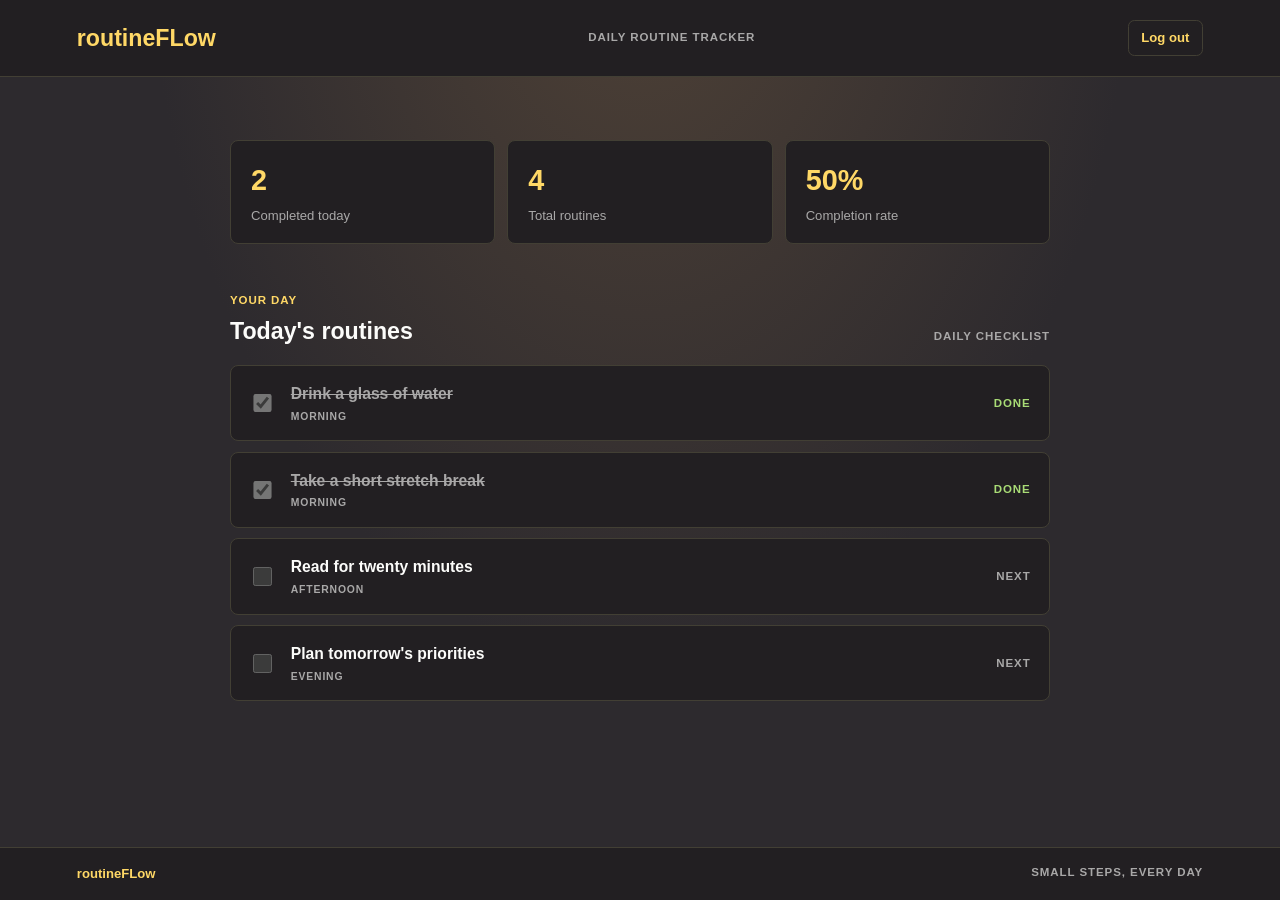
<file: index.html>
<!DOCTYPE html>
<html lang="en">
<head>
    <meta charset="UTF-8">
    <meta name="viewport" content="width=device-width, initial-scale=1.0">
    <title>Routine Checker | routineFLow</title>
    <link rel="stylesheet" href="styles.css">
</head>
<body>
    <div class="container">
        <header class="header">
            <h1 class="logo">routineFLow</h1>
            <p class="header-note">DAILY ROUTINE TRACKER</p>
            <a class="logout-link" href="login.html">Log out</a>
        </header>

        <main class="main-content">
            <section class="stats-section" aria-label="Daily progress">
                <div class="stat-card">
                    <p class="stat-value">2</p>
                    <p class="stat-label">Completed today</p>
                </div>
                <div class="stat-card">
                    <p class="stat-value">4</p>
                    <p class="stat-label">Total routines</p>
                </div>
                <div class="stat-card">
                    <p class="stat-value">50%</p>
                    <p class="stat-label">Completion rate</p>
                </div>
            </section>

            <section class="routines-section" aria-labelledby="routines-title">
                <div class="section-heading">
                    <div>
                        <p class="eyebrow">YOUR DAY</p>
                        <h2 id="routines-title">Today's routines</h2>
                    </div>
                    <p class="date-label">DAILY CHECKLIST</p>
                </div>
                <ul class="routines-list">
                    <li class="routine-item completed">
                        <input class="routine-checkbox" type="checkbox" checked disabled aria-label="Drink water, completed">
                        <div class="routine-content">
                            <span class="routine-text">Drink a glass of water</span>
                            <span class="routine-time">MORNING</span>
                        </div>
                        <span class="routine-status">DONE</span>
                    </li>
                    <li class="routine-item completed">
                        <input class="routine-checkbox" type="checkbox" checked disabled aria-label="Stretch, completed">
                        <div class="routine-content">
                            <span class="routine-text">Take a short stretch break</span>
                            <span class="routine-time">MORNING</span>
                        </div>
                        <span class="routine-status">DONE</span>
                    </li>
                    <li class="routine-item">
                        <input class="routine-checkbox" type="checkbox" disabled aria-label="Read, pending">
                        <div class="routine-content">
                            <span class="routine-text">Read for twenty minutes</span>
                            <span class="routine-time">AFTERNOON</span>
                        </div>
                        <span class="routine-status pending">NEXT</span>
                    </li>
                    <li class="routine-item">
                        <input class="routine-checkbox" type="checkbox" disabled aria-label="Plan tomorrow, pending">
                        <div class="routine-content">
                            <span class="routine-text">Plan tomorrow's priorities</span>
                            <span class="routine-time">EVENING</span>
                        </div>
                        <span class="routine-status pending">NEXT</span>
                    </li>
                </ul>
            </section>
        </main>

        <footer class="footer">
            <span>routineFLow</span>
            <span>SMALL STEPS, EVERY DAY</span>
        </footer>
    </div>
</body>
</html>
</file>
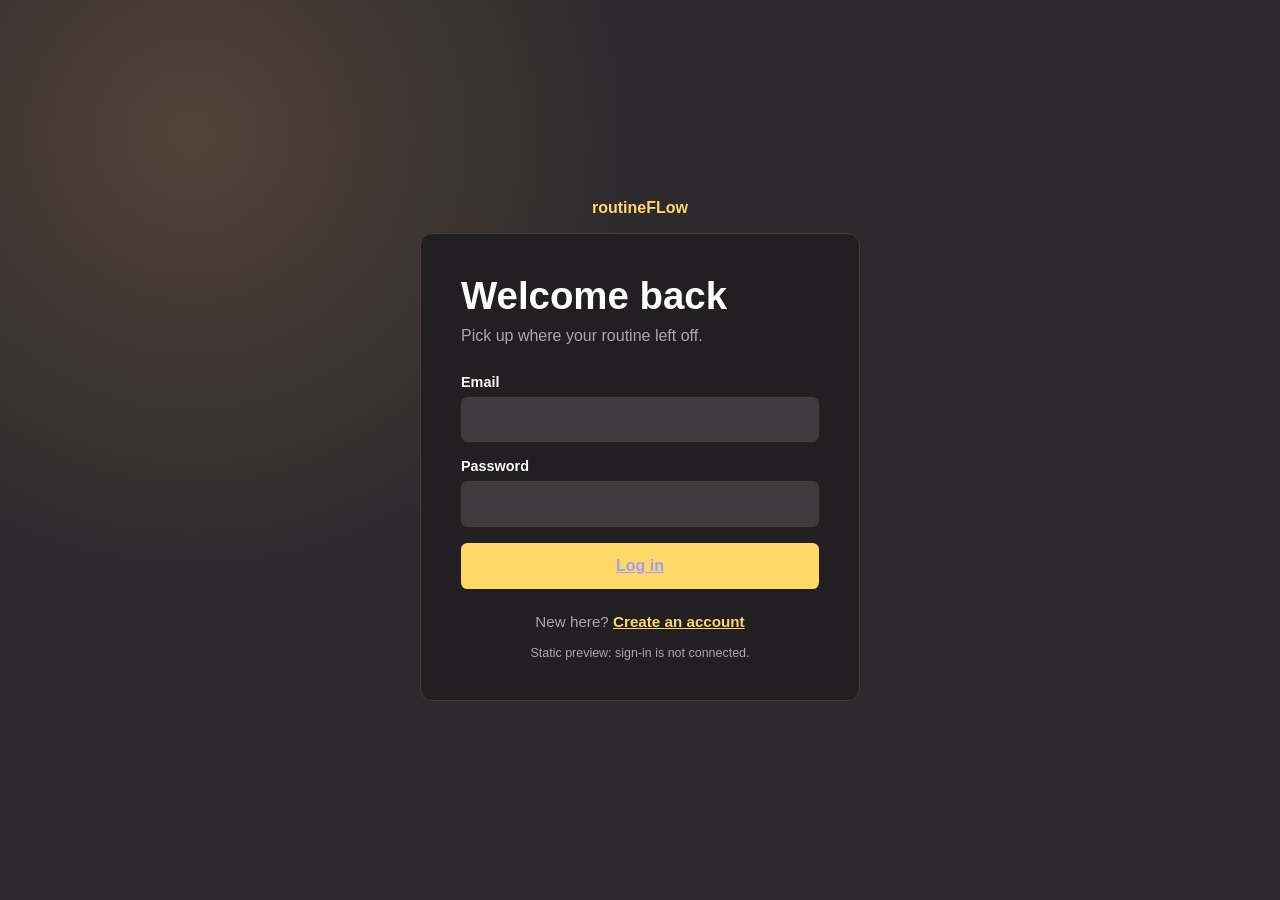
<file: login.html>
<!DOCTYPE html>
<html lang="en">
<head>
    <meta charset="UTF-8">
    <meta name="viewport" content="width=device-width, initial-scale=1.0">
    <title>Log in | routineFLow</title>
    <link rel="stylesheet" href="auth.css">
</head>
<body data-auth-mode="login">
    <main class="auth-shell">
        <p class="auth-brand">routineFLow</p>
        <section class="auth-card" aria-labelledby="login-title">
            <h1 id="login-title">Welcome back</h1>
            <p class="auth-intro">Pick up where your routine left off.</p>
            <div class="auth-form">
                <label for="email">Email
                    <input id="email" name="email" type="email" autocomplete="email" required>
                </label>
                <label for="password">Password
                    <input id="password" name="password" type="password" autocomplete="current-password" required>
                </label>
                <button class="auth-submit" type="button"><a href="index.html">Log in</a></button>
            </div>
            <p class="auth-switch">New here? <a href="signup.html">Create an account</a></p>
            <p class="auth-note">Static preview: sign-in is not connected.</p>
        </section>
    </main>
</body>
</html>
</file>
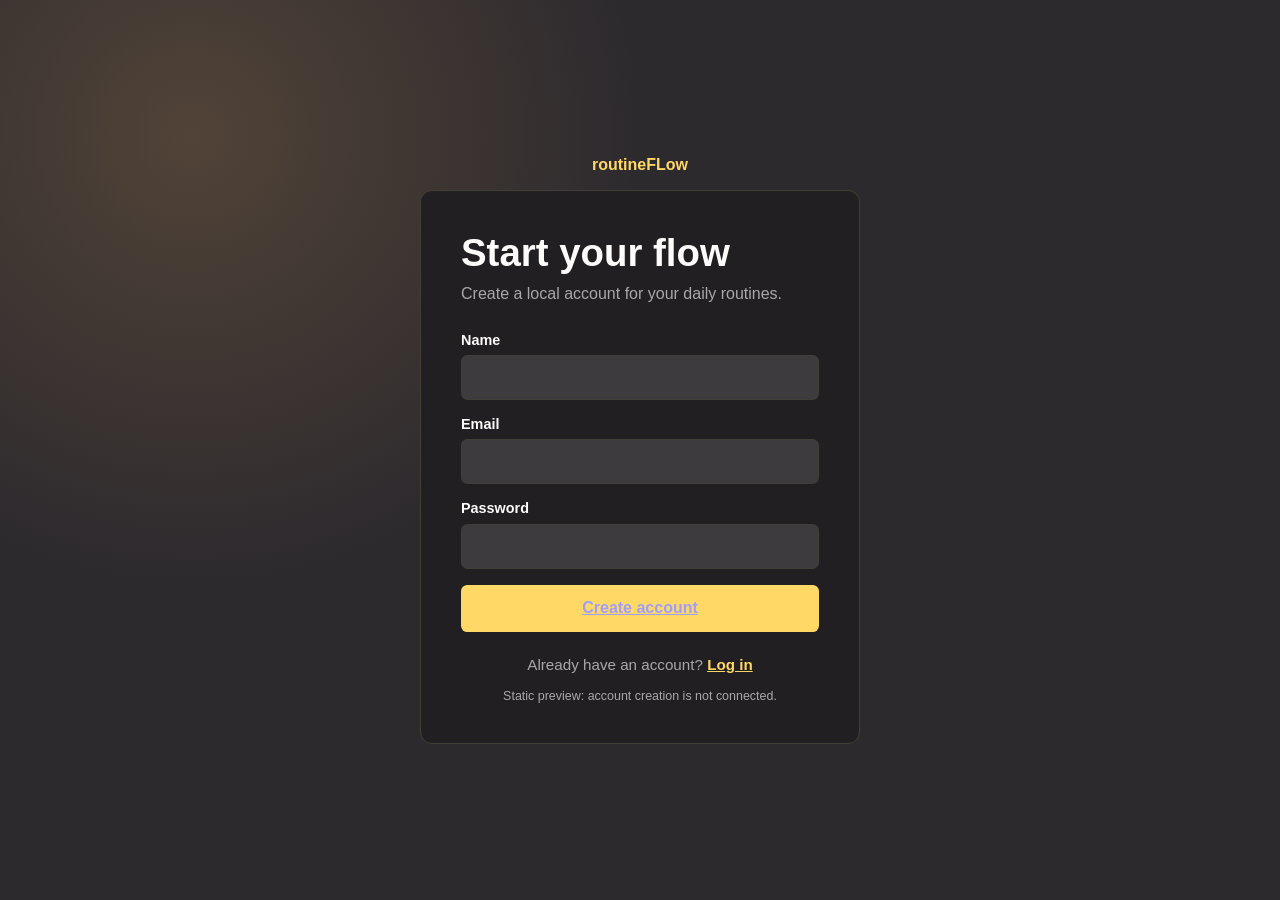
<file: signup.html>
<!DOCTYPE html>
<html lang="en">
<head>
    <meta charset="UTF-8">
    <meta name="viewport" content="width=device-width, initial-scale=1.0">
    <title>Sign up | routineFLow</title>
    <link rel="stylesheet" href="auth.css">
</head>
<body data-auth-mode="signup">
    <main class="auth-shell">
        <p class="auth-brand">routineFLow</p>
        <section class="auth-card" aria-labelledby="signup-title">
            <h1 id="signup-title">Start your flow</h1>
            <p class="auth-intro">Create a local account for your daily routines.</p>
            <div class="auth-form">
                <label for="name">Name
                    <input id="name" name="name" type="text" autocomplete="name" required>
                </label>
                <label for="email">Email
                    <input id="email" name="email" type="email" autocomplete="email" required>
                </label>
                <label for="password">Password
                    <input id="password" name="password" type="password" minlength="6" autocomplete="new-password" required>
                </label>
                <button class="auth-submit" type="button"><a href="login.html">Create account</a></button>
            </div>
            <p class="auth-switch">Already have an account? <a href="login.html">Log in</a></p>
            <p class="auth-note">Static preview: account creation is not connected.</p>
        </section>
    </main>
</body>
</html>
</file>
<file: styles.css>
:root {
    color-scheme: dark;
    --bg: #2d2a2e;
    --panel: #221f22;
    --field: #3e3b3f;
    --text: #fcfcfa;
    --muted: #a9a8a8;
    --accent: #ffd866;
    --success: #a9dc76;
    --border: #423f34;
}

* { box-sizing: border-box; }

body {
    min-width: 320px;
    min-height: 100vh;
    margin: 0;
    color: var(--text);
    background: radial-gradient(ellipse at 50% -15%, #514337 0, var(--bg) 55%);
    font-family: "Segoe UI", sans-serif;
    line-height: 1.5;
}

.container { display: flex; min-height: 100vh; flex-direction: column; }
.header {
    display: flex;
    align-items: center;
    justify-content: space-between;
    gap: 1rem;
    padding: 1.25rem clamp(1.25rem, 6vw, 5rem);
    background: var(--panel);
    border-bottom: 1px solid var(--border);
}
.logo { margin: 0; color: var(--accent); font-size: 1.45rem; font-weight: 700; letter-spacing: 0; }
.header-note, .eyebrow, .date-label, .routine-time, .routine-status, .footer span:last-child {
    font-size: 0.72rem;
    font-weight: 700;
    letter-spacing: 0.08em;
}
.header-note, .date-label, .routine-time, .footer span:last-child { color: var(--muted); }
.header-note { margin: 0; }
.logout-link { padding: 0.45rem 0.8rem; color: var(--accent); border: 1px solid var(--border); border-radius: 0.4rem; font-size: 0.82rem; font-weight: 700; text-decoration: none; }
.logout-link:hover { color: var(--bg); background: var(--accent); }
.main-content { width: min(100% - 2rem, 820px); margin: 0 auto; padding: clamp(2rem, 7vh, 4rem) 0; flex: 1; }
.stats-section { display: grid; grid-template-columns: repeat(3, minmax(0, 1fr)); gap: 0.75rem; margin-bottom: 3rem; }
.stat-card { padding: 1.1rem 1.25rem; background: var(--panel); border: 1px solid var(--border); border-radius: 0.5rem; }
.stat-value { margin: 0 0 0.25rem; color: var(--accent); font-size: 1.8rem; font-weight: 700; }
.stat-label { margin: 0; color: var(--muted); font-size: 0.82rem; }
.section-heading { display: flex; align-items: end; justify-content: space-between; gap: 1rem; margin-bottom: 1rem; }
.eyebrow { margin: 0 0 0.3rem; color: var(--accent); }
.section-heading h2 { margin: 0; font-size: 1.45rem; }
.date-label { margin: 0 0 0.25rem; }
.routines-list { display: grid; gap: 0.65rem; margin: 0; padding: 0; list-style: none; }
.routine-item {
    display: flex;
    align-items: center;
    gap: 1rem;
    min-height: 76px;
    padding: 1rem 1.15rem;
    background: var(--panel);
    border: 1px solid var(--border);
    border-radius: 0.5rem;
}
.routine-checkbox { width: 1.15rem; height: 1.15rem; flex: 0 0 auto; accent-color: var(--success); }
.routine-content { display: grid; flex: 1; gap: 0.2rem; }
.routine-text { font-size: 0.98rem; font-weight: 600; }
.completed .routine-text { color: var(--muted); text-decoration: line-through; }
.routine-time { font-size: 0.65rem; }
.routine-status { color: var(--success); }
.routine-status.pending { color: var(--muted); }
.footer { display: flex; justify-content: space-between; gap: 1rem; padding: 1rem clamp(1.25rem, 6vw, 5rem); background: var(--panel); border-top: 1px solid var(--border); color: var(--accent); font-size: 0.82rem; font-weight: 700; }

@media (max-width: 520px) {
    .header { align-items: flex-start; flex-direction: column; gap: 0.2rem; }
    .stats-section { gap: 0.5rem; }
    .stat-card { padding: 0.8rem 0.65rem; }
    .stat-value { font-size: 1.4rem; }
    .stat-label { font-size: 0.7rem; }
    .section-heading { align-items: flex-start; flex-direction: column; gap: 0.4rem; }
    .routine-item { gap: 0.75rem; padding: 0.85rem; }
    .routine-text { font-size: 0.9rem; }
    .routine-status { font-size: 0.62rem; }
}
</file>
<file: auth.css>
:root {
    color-scheme: dark;
    --bg: #2d2a2e;
    --panel: #221f22;
    --field: #3e3b3f;
    --text: #fcfcfa;
    --muted: #a9a8a8;
    --accent: #ffd866;
    --border: #423f34;
}

* { box-sizing: border-box; }

body {
    display: grid;
    min-height: 100vh;
    place-items: center;
    margin: 0;
    padding: 1.5rem;
    color: var(--text);
    background: radial-gradient(circle at 15% 15%, #514337, transparent 28rem), var(--bg);
    font-family: "Segoe UI", sans-serif;
}

.auth-shell { width: min(100%, 440px); }
.auth-brand { margin: 0 0 1rem; color: var(--accent); font-weight: 700; text-align: center; }
.auth-card { padding: clamp(1.5rem, 5vw, 2.5rem); background: var(--panel); border: 1px solid var(--border); border-radius: 0.75rem; }
.auth-card h1 { margin: 0; font-size: clamp(1.8rem, 6vw, 2.4rem); }
.auth-intro { margin: 0.6rem 0 1.8rem; color: var(--muted); }
.auth-form { display: grid; gap: 1rem; }
.auth-form label { display: grid; gap: 0.45rem; font-size: 0.9rem; font-weight: 600; }
.auth-form input { width: 100%; padding: 0.85rem 1rem; color: var(--text); background: var(--field); border: 1px solid var(--border); border-radius: 0.4rem; font: inherit; }
.auth-form input:focus { outline: 2px solid var(--accent); outline-offset: 2px; }
.auth-submit { padding: 0.9rem 1rem; color: var(--bg); background: var(--accent); border: 0; border-radius: 0.4rem; font: inherit; font-weight: 700; }
.auth-message { min-height: 1.4em; margin: 0; color: #ff6188; font-size: 0.9rem; }
.auth-switch, .auth-note { color: var(--muted); text-align: center; }
.auth-switch { margin: 1.5rem 0 0; font-size: 0.95rem; }
.auth-switch a { color: var(--accent); font-weight: 700; }
.auth-note { margin: 1rem 0 0; font-size: 0.78rem; }
</file>
